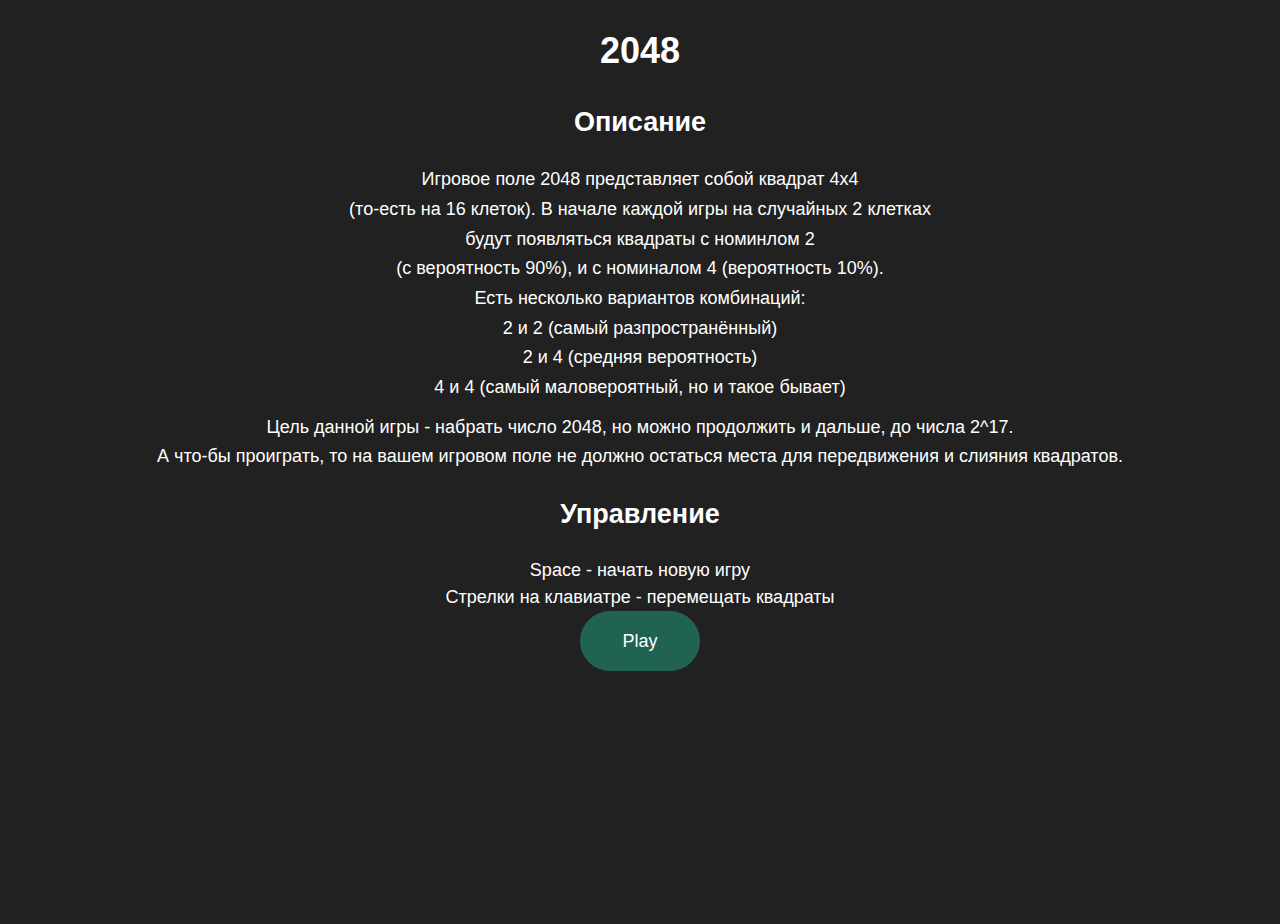
<file: index_main.html>
<!DOCTYPE html>
<html lang="en">
<head>
    <meta charset="UTF-8">
    <meta name="viewport" content="width=device-width, initial-scale=1.0">
    <title>2048</title>
    <link rel="stylesheet" href="style.css">
</head>
<body style="color: white; font-family: Segoe UI,SegoeUI, Helvetica Neue, Helvetica,Arial, sans-serif; font-weight: 100; font-size: 18px;">
    <h1>2048</h1>
    <h2>Описание</h2>
    <p>Игровое поле 2048 представляет собой квадрат 4х4<br/>
      (то-есть на 16 клеток). В начале каждой игры на случайных 2 клетках<br/>
      будут появляться квадраты с номинлом 2<br/> (с вероятность 90%), и с номиналом 4 (вероятность 10%).<br/>
      Есть несколько вариантов комбинаций:<br/>
        2 и 2 (самый разпространённый)<br/>
        2 и 4 (средняя вероятность)<br/>
        4 и 4 (самый маловероятный, но и такое бывает)<br/>
    <p>Цель данной игры - набрать число 2048, но можно продолжить и дальше, до числа 2^17.<br/>
    А что-бы проиграть, то на вашем игровом поле не должно остаться места для передвижения и слияния квадратов.</p>
    <h2>Управление</h2>
   Space - начать новую игру<br/>
   Стрелки на клавиатре - перемещать квадраты<br/>
   <button class="play"><a href="index.html">Play</a></button>
</body>
</html>
</file>
<file: style.css>
html, body {
    margin: 0;
    padding: 0;
    background: #212121;
    text-align: center;
    color: white;
    font-family: Segoe UI,SegoeUI,"Helvetica Neue",Helvetica,Arial,sans-serif;
    font-weight: 100;
    font-size: 18px;
  }
  
  body {
    margin: 20px 0;  
  }
  
  .heading:after {
    content: "";
    display: block;
    clear: both;
  }
  
  h1.title {
    font-size: 80px;
    font-weight: 100;
    font-family: Segoe UI,SegoeUI,"Helvetica Neue",Helvetica,Arial,sans-serif;
    color: white;
    margin: 0;
    display: block;
    float: left;
  }
  
  @-webkit-keyframes move-up {
    0% {
      top: 25px;
      opacity: 1;
    }
  
    100% {
      top: -50px;
      opacity: 0;
    }
  }
  @-moz-keyframes move-up {
    0% {
      top: 25px;
      opacity: 1;
    }
  
    100% {
      top: -50px;
      opacity: 0;
    }
  }
  @keyframes move-up {
    0% {
      top: 25px;
      opacity: 1;
    }
  
    100% {
      top: -50px;
      opacity: 0;
    }
  }
  .score-container {
    position: relative;
    float: right;
    background: #3f212121;
    border-radius: 40px;
    padding: 15px 25px;
    font-size: 25px;
    height: 25px;
    line-height: 47px;
    font-weight: 100;
    font-family: Segoe UI,SegoeUI,"Helvetica Neue",Helvetica,Arial,sans-serif;
    border-radius: 3px;
    color: white;
    margin-top: 8px;
  }
  .score-container:after {
    position: absolute;
    width: 100%;
    top: 10px;
    left: 0;
    content: "Score";
    text-transform: uppercase;
    font-size: 13px;
    line-height: 13px;
    text-align: center;
    color: #eee4da;
  }
  .score-container .score-addition {
    position: absolute;
    right: 30px;
    font-size: 25px;
    font-family: Segoe UI,SegoeUI,"Helvetica Neue",Helvetica,Arial,sans-serif;
    line-height: 25px;
    font-weight: 100;
    color: white;
    z-index: 100;
    -webkit-animation: move-up 600ms ease-in;
    -moz-animation: move-up 600ms ease-in;
    -webkit-animation-fill-mode: both;
    -moz-animation-fill-mode: both;
  }
  
  p {
    margin-top: 0;
    margin-bottom: 10px;
    line-height: 1.65;
  }
  
  a {
    color: white;
    text-decoration: none;
    cursor: pointer;
    font-family: Segoe UI,SegoeUI,"Helvetica Neue",Helvetica,Arial,sans-serif;
    font-weight: 100;
  }
  
  strong.important {
    text-transform: uppercase;
  }
  
  hr {
    border: none;
    border-bottom: 1px solid #d8d4d0;
    margin-top: 20px;
    margin-bottom: 30px;
  }
  
  .container {
    width: 500px;
    margin: 0 auto;
  }
  
  @-webkit-keyframes fade-in {
    0% {
      opacity: 0;
    }
  
    100% {
      opacity: 1;
    }
  }
  @-moz-keyframes fade-in {
    0% {
      opacity: 0;
    }
  
    100% {
      opacity: 1;
    }
  }
  @keyframes fade-in {
    0% {
      opacity: 0;
    }
  
    100% {
      opacity: 1;
    }
  }
  .game-container {
    margin-top: 10px;
    position: relative;
    padding: 15px;
    cursor: pointer;
    -webkit-touch-callout: none;
    -webkit-user-select: none;
    -moz-user-select: none;
    background: #2d5d3b;
    border-radius: 40px;
    width: 500px;
    height: 500px;
    -webkit-box-sizing: border-box;
    -moz-box-sizing: border-box;
    box-sizing: border-box;
  }
  .game-container .game-message {
    display: none;
    position: absolute;
    top: 0;
    right: 0;
    bottom: 0;
    left: 0;
    background: rgba(0, 0, 0, 0.534);
    background-size: 1000%;
    border-radius: 40px;
    z-index: 100;
    text-align: center;
    -webkit-animation: fade-in 800ms ease 1200ms;
    -moz-animation: fade-in 800ms ease 1200ms;
    -webkit-animation-fill-mode: both;
    -moz-animation-fill-mode: both;
  }
  .game-container .game-message p {
    font-size: 60px;
    font-weight: 100;
    font-family: Segoe UI,SegoeUI,"Helvetica Neue",Helvetica,Arial,sans-serif;
    height: 60px;
    line-height: 60px;
    margin-top: 222px;
    color: white;
  }
  .game-container .game-message .lower {
    display: block;
    margin-top: 59px;
  }
  .game-container .game-message a {
    display: inline-block;
    background: #3faf61;
    border-radius: 40px;
    padding: 0 20px;
    text-decoration: none;
    color: #f9f6f2;
    height: 40px;
    line-height: 42px;
    margin-left: 9px;
  }
  .game-container .game-message.game-won {
    background: rgba(237, 194, 46, 0.5);
    color: #f9f6f2;
  }
  .game-container .game-message.game-won, .game-container .game-message.game-over {
    display: block;
  }
  
  .grid-container {
    position: absolute;
    z-index: 1;
  }
  
  .grid-row {
    margin-bottom: 15px;
  }
  .grid-row:last-child {
    margin-bottom: 0;
  }
  .grid-row:after {
    content: "";
    display: block;
    clear: both;
  }
  
  .grid-cell {
    width: 106.25px;
    height: 106.25px;
    margin-right: 15px;
    float: left;
    border-radius: 40px;
    background: rgba(238, 228, 218, 0.35);
  }
  .grid-cell:last-child {
    margin-right: 0;
  }
  
  .tile-container {
    position: absolute;
    z-index: 2;
  }
  
  .tile {
    width: 106.25px;
    height: 106.25px;
    line-height: 116.25px;
  }
  .tile.tile-position-1-1 {
    position: absolute;
    left: 0px;
    top: 0px;
  }
  .tile.tile-position-1-2 {
    position: absolute;
    left: 0px;
    top: 121px;
  }
  .tile.tile-position-1-3 {
    position: absolute;
    left: 0px;
    top: 243px;
  }
  .tile.tile-position-1-4 {
    position: absolute;
    left: 0px;
    top: 364px;
  }
  .tile.tile-position-2-1 {
    position: absolute;
    left: 121px;
    top: 0px;
  }
  .tile.tile-position-2-2 {
    position: absolute;
    left: 121px;
    top: 121px;
  }
  .tile.tile-position-2-3 {
    position: absolute;
    left: 121px;
    top: 243px;
  }
  .tile.tile-position-2-4 {
    position: absolute;
    left: 121px;
    top: 364px;
  }
  .tile.tile-position-3-1 {
    position: absolute;
    left: 243px;
    top: 0px;
  }
  .tile.tile-position-3-2 {
    position: absolute;
    left: 243px;
    top: 121px;
  }
  .tile.tile-position-3-3 {
    position: absolute;
    left: 243px;
    top: 243px;
  }
  .tile.tile-position-3-4 {
    position: absolute;
    left: 243px;
    top: 364px;
  }
  .tile.tile-position-4-1 {
    position: absolute;
    left: 364px;
    top: 0px;
  }
  .tile.tile-position-4-2 {
    position: absolute;
    left: 364px;
    top: 121px;
  }
  .tile.tile-position-4-3 {
    position: absolute;
    left: 364px;
    top: 243px;
  }
  .tile.tile-position-4-4 {
    position: absolute;
    left: 364px;
    top: 364px;
  }
  
  .tile {
    border-radius: 40px;
    background: #eee4da;
    text-align: center;
    font-weight: 100;
    z-index: 10;
    font-size: 55px;
    -webkit-transition: 100ms ease-in-out;
    -moz-transition: 100ms ease-in-out;
    -webkit-transition-property: top, left;
    -moz-transition-property: top, left;
  }
  .tile.tile-2 {
    color: black;
    background: #d6efc7;
    box-shadow: 0 0 30px 10px rgba(243, 215, 116, 0), inset 0 0 0 1px rgba(255, 255, 255, 0);
  }
  .tile.tile-4 {
    background: #96bb7c;
    color: black;
    box-shadow: 0 0 30px 10px rgba(243, 215, 116, 0), inset 0 0 0 1px rgba(255, 255, 255, 0);
  }
  .tile.tile-8 {
    color: black;
    background: #bac964;
  }
  .tile.tile-16 {
    color: #f9f6f2;
    background: #158467;
  }
  .tile.tile-32 {
    color: #f9f6f2;
    background: #197163;
  }
  .tile.tile-64 {
    color: #f9f6f2;
    background: #065446;
  }
  .tile.tile-128 {
    color: black;
    background: #bedbbb;
    box-shadow: 0 0 30px 10px rgba(243, 215, 116, 0.2381), inset 0 0 0 1px rgba(255, 255, 255, 0.14286);
    font-size: 45px;
  }
  @media screen and (max-width: 480px) {
    .tile.tile-128 {
      font-size: 25px;
    }
  }
  .tile.tile-256 {
    color: #f9f6f2;
    background: #8db596;
    box-shadow: 0 0 30px 10px rgba(243, 215, 116, 0.31746), inset 0 0 0 1px rgba(255, 255, 255, 0.19048);
    font-size: 45px;
  }
  @media screen and (max-width: 480px) {
    .tile.tile-256 {
      font-size: 25px;
    }
  }
  .tile.tile-512 {
    color: #f9f6f2;
    background: #295939;
    box-shadow: 0 0 30px 10px rgba(243, 215, 116, 0.39683), inset 0 0 0 1px rgba(255, 255, 255, 0.2381);
    font-size: 45px;
  }
  @media screen and (max-width: 480px) {
    .tile.tile-512 {
      font-size: 25px;
    }
  }
  .tile.tile-1024 {
    color: #f9f6f2;
    background: #216353;
    box-shadow: 0 0 30px 10px rgba(243, 215, 116, 0.47619), inset 0 0 0 1px rgba(255, 255, 255, 0.28571);
    font-size: 35px;
  }
  @media screen and (max-width: 480px) {
    .tile.tile-1024 {
      font-size: 15px;
    }
  }
  .tile.tile-2048 {
    color: #f9f6f2;
    background-image: url();
    box-shadow: 0 0 30px 10px rgba(243, 215, 116, 0.55556), inset 0 0 0 1px rgba(255, 255, 255, 0.33333);
    font-size: 35px;
  }
  @media screen and (max-width: 480px) {
    .tile.tile-2048 {
      font-size: 15px;
    }
  }
  
  @-webkit-keyframes appear {
    0% {
      opacity: 0;
      -webkit-transform: scale(0);
      -moz-transform: scale(0);
    }
  
    100% {
      opacity: 1;
      -webkit-transform: scale(1);
      -moz-transform: scale(1);
    }
  }
  @-moz-keyframes appear {
    0% {
      opacity: 0;
      -webkit-transform: scale(0);
      -moz-transform: scale(0);
    }
  
    100% {
      opacity: 1;
      -webkit-transform: scale(1);
      -moz-transform: scale(1);
    }
  }
  @keyframes appear {
    0% {
      opacity: 0;
      -webkit-transform: scale(0);
      -moz-transform: scale(0);
    }
  
    100% {
      opacity: 1;
      -webkit-transform: scale(1);
      -moz-transform: scale(1);
    }
  }
  .tile-new {
    -webkit-animation: appear 200ms ease 100ms;
    -moz-animation: appear 200ms ease 100ms;
    -webkit-animation-fill-mode: both;
    -moz-animation-fill-mode: both;
  }
  
  @-webkit-keyframes pop {
    0% {
      -webkit-transform: scale(0);
      -moz-transform: scale(0);
    }
  
    50% {
      -webkit-transform: scale(1.2);
      -moz-transform: scale(1.2);
    }
  
    100% {
      -webkit-transform: scale(1);
      -moz-transform: scale(1);
    }
  }
  @-moz-keyframes pop {
    0% {
      -webkit-transform: scale(0);
      -moz-transform: scale(0);
    }
  
    50% {
      -webkit-transform: scale(1.2);
      -moz-transform: scale(1.2);
    }
  
    100% {
      -webkit-transform: scale(1);
      -moz-transform: scale(1);
    }
  }
  @keyframes pop {
    0% {
      -webkit-transform: scale(0);
      -moz-transform: scale(0);
    }
  
    50% {
      -webkit-transform: scale(1.2);
      -moz-transform: scale(1.2);
    }
  
    100% {
      -webkit-transform: scale(1);
      -moz-transform: scale(1);
    }
  }
  .tile-merged {
    z-index: 20;
    -webkit-animation: pop 200ms ease 100ms;
    -moz-animation: pop 200ms ease 100ms;
    -webkit-animation-fill-mode: both;
    -moz-animation-fill-mode: both;
  }
  
  .game-intro {
    margin-bottom: 0;
  }
  
  .game-explanation {
    margin-top: 50px;
  }
  
  @media screen and (max-width: 480px) {
    html, body {
      font-size: 15px;
    }
  
    body {
      margin: 20px 0;
      padding: 0 20px;
    }
  
    h1.title {
      font-size: 50px;
    }
  
    .container {
      width: 280px;
      margin: 0 auto;
    }
  
    .score-container {
      margin-top: 0;
    }
  
    .heading {
      margin-bottom: 10px;
    }
  
    .game-container {
      margin-top: 40px;
      position: relative;
      padding: 10px;
      cursor: default;
      -webkit-touch-callout: none;
      -webkit-user-select: none;
      -moz-user-select: none;
      background: #bbada0;
      border-radius: 6px;
      width: 280px;
      height: 280px;
      -webkit-box-sizing: border-box;
      -moz-box-sizing: border-box;
      box-sizing: border-box;
    }
    .game-container .game-message {
      display: none;
      position: absolute;
      top: 0;
      right: 0;
      bottom: 0;
      left: 0;
      background: rgba(238, 228, 218, 0.5);
      z-index: 100;
      text-align: center;
      -webkit-animation: fade-in 800ms ease 1200ms;
      -moz-animation: fade-in 800ms ease 1200ms;
      -webkit-animation-fill-mode: both;
      -moz-animation-fill-mode: both;
    }
    .game-container .game-message p {
      font-size: 60px;
      font-weight: bold;
      height: 60px;
      line-height: 60px;
      margin-top: 222px;
    }
    .game-container .game-message .lower {
      display: block;
      margin-top: 59px;
    }
    .game-container .game-message a {
      display: inline-block;
      background: #8f7a66;
      border-radius: 40px;
      padding: 0 20px;
      text-decoration: none;
      color: #f9f6f2;
      height: 40px;
      line-height: 42px;
      margin-left: 9px;
    }
    .game-container .game-message.game-won {
      background: rgba(237, 194, 46, 0.5);
      color: #f9f6f2;
    }
    .game-container .game-message.game-won, .game-container .game-message.game-over {
      display: block;
    }
  
    .grid-container {
      position: absolute;
      z-index: 1;
    }
  
    .grid-row {
      margin-bottom: 10px;
    }
    .grid-row:last-child {
      margin-bottom: 0;
    }
    .grid-row:after {
      content: "";
      display: block;
      clear: both;
    }
  
    .grid-cell {
      width: 57.5px;
      height: 57.5px;
      margin-right: 10px;
      float: left;
      border-radius: 40px;
      background: #295f4e;
    }
    .grid-cell:last-child {
      margin-right: 0;
    }
  
    .tile-container {
      position: absolute;
      z-index: 2;
    }
  
    .tile {
      width: 57.5px;
      height: 57.5px;
      line-height: 67.5px;
    }
    .tile.tile-position-1-1 {
      position: absolute;
      left: 0px;
      top: 0px;
    }
    .tile.tile-position-1-2 {
      position: absolute;
      left: 0px;
      top: 68px;
    }
    .tile.tile-position-1-3 {
      position: absolute;
      left: 0px;
      top: 135px;
    }
    .tile.tile-position-1-4 {
      position: absolute;
      left: 0px;
      top: 203px;
    }
    .tile.tile-position-2-1 {
      position: absolute;
      left: 68px;
      top: 0px;
    }
    .tile.tile-position-2-2 {
      position: absolute;
      left: 68px;
      top: 68px;
    }
    .tile.tile-position-2-3 {
      position: absolute;
      left: 68px;
      top: 135px;
    }
    .tile.tile-position-2-4 {
      position: absolute;
      left: 68px;
      top: 203px;
    }
    .tile.tile-position-3-1 {
      position: absolute;
      left: 135px;
      top: 0px;
    }
    .tile.tile-position-3-2 {
      position: absolute;
      left: 135px;
      top: 68px;
    }
    .tile.tile-position-3-3 {
      position: absolute;
      left: 135px;
      top: 135px;
    }
    .tile.tile-position-3-4 {
      position: absolute;
      left: 135px;
      top: 203px;
    }
    .tile.tile-position-4-1 {
      position: absolute;
      left: 203px;
      top: 0px;
    }
    .tile.tile-position-4-2 {
      position: absolute;
      left: 203px;
      top: 68px;
    }
    .tile.tile-position-4-3 {
      position: absolute;
      left: 203px;
      top: 135px;
    }
    .tile.tile-position-4-4 {
      position: absolute;
      left: 203px;
      top: 203px;
    }
  
    .game-container {
      margin-top: 20px;
    }
  
    .tile {
      font-size: 35px;
    }
  
    .game-message p {
      font-size: 30px !important;
      height: 30px !important;
      line-height: 30px !important;
      margin-top: 90px !important;
    }
    .game-message .lower {
      margin-top: 30px !important;
    }}  
    @import url(https://fonts.googleapis.com/css?family=Roboto:400,500);
    @import url(https://maxcdn.bootstrapcdn.com/font-awesome/4.5.0/css/font-awesome.min.css);
    *, *:before, *:after {
      box-sizing: border-box;
    }
    
    html, body {
      height: 100%;
    }
    
    body {
      color: #444;
      font-family: 'Roboto', sans-serif;
      font-size: 1rem;
      line-height: 1.5;
    }
    
    .slider {
      height: 100%;
      position: relative;
      overflow: hidden;
      display: -webkit-box;
      display: -webkit-flex;
      display: -ms-flexbox;
      display: flex;
      -webkit-flex-flow: row nowrap;
          -ms-flex-flow: row nowrap;
              flex-flow: row nowrap;
      -webkit-box-align: end;
      -webkit-align-items: flex-end;
          -ms-flex-align: end;
              align-items: flex-end;
      -webkit-box-pack: center;
      -webkit-justify-content: center;
          -ms-flex-pack: center;
              justify-content: center;
    }
    .slider__nav {
      width: 12px;
      height: 12px;
      margin: 2rem 12px;
      border-radius: 50%;
      z-index: 10;
      outline: 6px solid #ccc;
      outline-offset: -6px;
      box-shadow: 0 0 0 0 #333, 0 0 0 0 rgba(51, 51, 51, 0);
      cursor: pointer;
      -webkit-appearance: none;
         -moz-appearance: none;
              appearance: none;
      -webkit-backface-visibility: hidden;
              backface-visibility: hidden;
    }
    .slider__nav:checked {
      -webkit-animation: check 0.4s linear forwards;
              animation: check 0.4s linear forwards;
    }
    .slider__nav:checked:nth-of-type(1) ~ .slider__inner {
      left: 0%;
    }
    .slider__nav:checked:nth-of-type(2) ~ .slider__inner {
      left: -100%;
    }
    .slider__nav:checked:nth-of-type(3) ~ .slider__inner {
      left: -200%;
    }
    .slider__nav:checked:nth-of-type(4) ~ .slider__inner {
      left: -300%;
    }
    .slider__inner {
      position: absolute;
      top: 0;
      left: 0;
      width: 400%;
      height: 100%;
      -webkit-transition: left 0.4s;
      transition: left 0.4s;
      display: -webkit-box;
      display: -webkit-flex;
      display: -ms-flexbox;
      display: flex;
      -webkit-flex-flow: row nowrap;
          -ms-flex-flow: row nowrap;
              flex-flow: row nowrap;
    }
    .slider__contents {
      height: 100%;
      padding: 2rem;
      text-align: center;
      display: -webkit-box;
      display: -webkit-flex;
      display: -ms-flexbox;
      display: flex;
      -webkit-box-flex: 1;
      -webkit-flex: 1;
          -ms-flex: 1;
              flex: 1;
      -webkit-flex-flow: column nowrap;
          -ms-flex-flow: column nowrap;
              flex-flow: column nowrap;
      -webkit-box-align: center;
      -webkit-align-items: center;
          -ms-flex-align: center;
              align-items: center;
      -webkit-box-pack: center;
      -webkit-justify-content: center;
          -ms-flex-pack: center;
              justify-content: center;
    }
    .slider__image {
      font-size: 2.7rem;
          color: #2196F3;
    }
    .slider__caption {
      font-weight: 500;
      margin: 2rem 0 1rem;
      text-shadow: 0 1px 1px rgba(0, 0, 0, 0.1);
      text-transform: uppercase;
    }
    .slider__txt {
      color: #999;
      margin-bottom: 3rem;
      max-width: 300px;
    }
    
    @-webkit-keyframes check {
      50% {
        outline-color: #333;
        box-shadow: 0 0 0 12px #333, 0 0 0 36px rgba(51, 51, 51, 0.2);
      }
      100% {
        outline-color: #333;
        box-shadow: 0 0 0 0 #333, 0 0 0 0 rgba(51, 51, 51, 0);
      }
    }
    
    @keyframes check {
      50% {
        outline-color: #333;
        box-shadow: 0 0 0 12px #333, 0 0 0 36px rgba(51, 51, 51, 0.2);
      }
      100% {
        outline-color: #333;
        box-shadow: 0 0 0 0 #333, 0 0 0 0 rgba(51, 51, 51, 0);
      }
    }  
.play {
  background-color: #216353;
  color: white;
  font-weight: 100;
  text-align: center;
  text-decoration: none;
  border-color: transparent;
  border: none;
  width: 90pt;
  font-size: large;
  height: 60px;
  border-radius: 40px;
}
.play:hover {
  background-color: #1f9b52;
  width: 110pt;
  transition: 1s ease;
  box-shadow: #1f9b52 10px inset;
}
</file>
